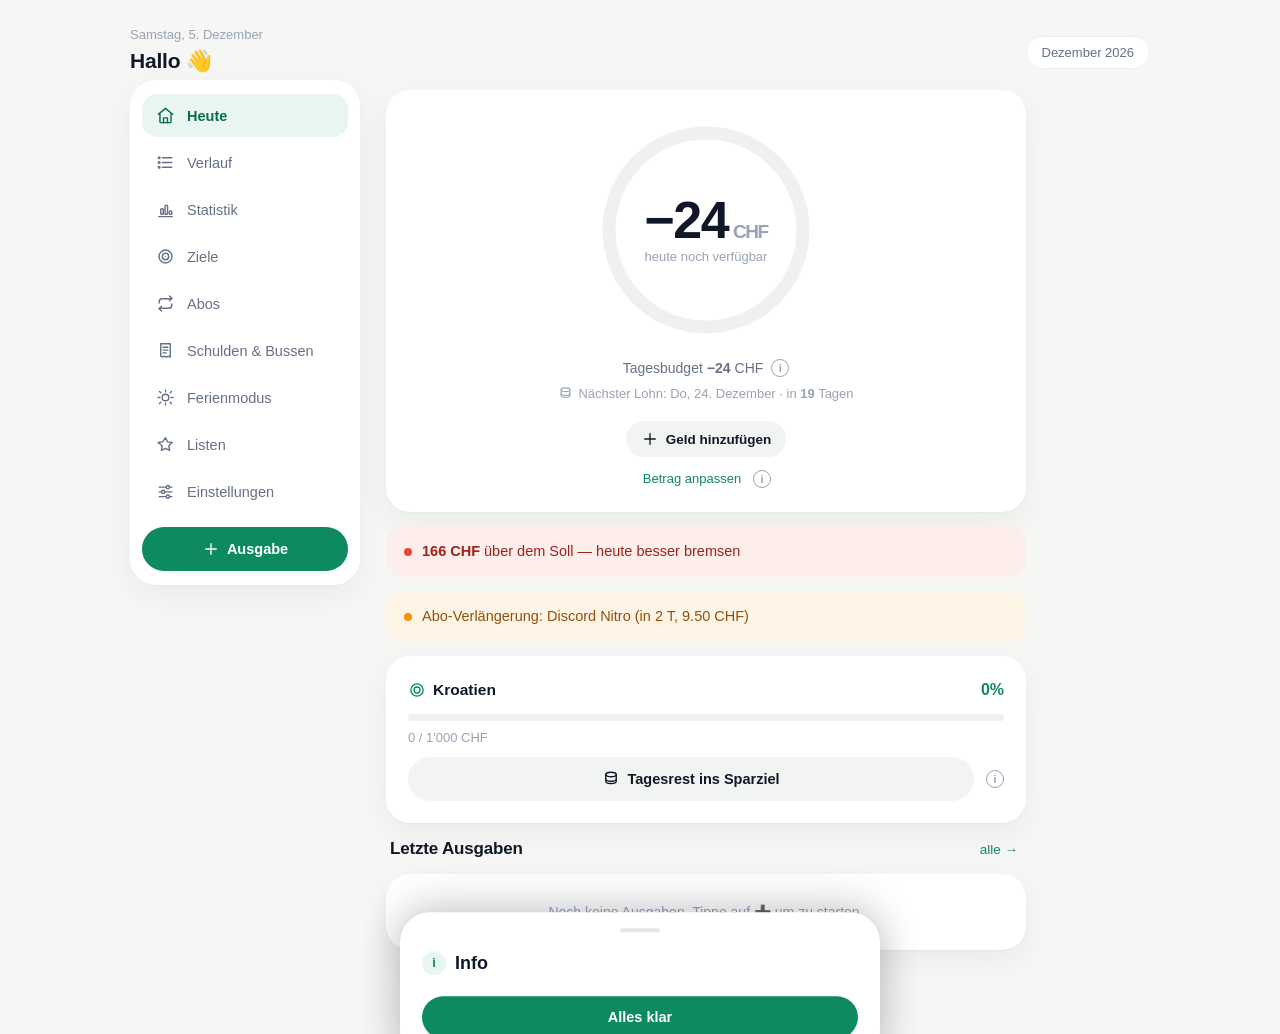
<file: index.html>
<!DOCTYPE html>
<!--
  index.html  ·  Das Grundgeruest vom Money Manager
  ------------------------------------------------------------------
  Diese Datei ist die einzige HTML-Seite der App. Sie enthaelt:
    - im <head>: alle PWA-Einstellungen (Icon, Farbe, Manifest, iPhone)
    - im <body>: das Geruest aller Ansichten ("Views") und die Navigation
  Inhalte (Zahlen, Listen) werden von js/ui.js zur Laufzeit eingefuellt.

  Design-Leitidee (v4): viel Luft, eine Botschaft pro Karte, Erklaerungen
  stecken hinter kleinen Info-Knoepfen (data-info -> Info-Sheet unten).

  Reihenfolge der Skripte am Ende ist wichtig:
    defaults -> icons -> storage -> budget -> charts -> sync -> ui -> app
-->
<html lang="de-CH">
<head>
  <meta charset="UTF-8">
  <meta name="viewport" content="width=device-width, initial-scale=1, viewport-fit=cover">
  <title>Money Manager – dein Budget im Griff</title>
  <meta name="description" content="Persoenliche Budget-App: Tagesbudget, Sparziele, Abos und Statistiken. Laeuft offline auf deinem Geraet.">

  <!-- PWA / Homescreen -->
  <meta name="theme-color" content="#f6f6f4">
  <link rel="manifest" href="manifest.json">
  <link rel="icon" href="assets/favicon.svg" type="image/svg+xml">
  <link rel="apple-touch-icon" href="assets/apple-touch-icon.png">
  <meta name="apple-mobile-web-app-capable" content="yes">
  <meta name="mobile-web-app-capable" content="yes">
  <meta name="apple-mobile-web-app-status-bar-style" content="default">
  <meta name="apple-mobile-web-app-title" content="Money Manager">

  <link rel="stylesheet" href="css/styles.css?v=6">
</head>
<body>

<!-- ====================== KOPFZEILE ====================== -->
<header class="topbar">
  <div class="hello">
    <small id="top-date">Heute</small>
    <strong>Hallo 👋</strong>
  </div>
  <div class="topbar-right">
    <span class="month-pill" id="top-month">Monat</span>
  </div>
</header>

<!-- ====================== HAUPTBEREICH ====================== -->
<!-- Die Sidebar erscheint nur auf grossen Bildschirmen (Desktop). -->
<div class="layout">

  <!-- Seitennavigation (Desktop) -->
  <nav class="sidebar" aria-label="Hauptnavigation">
    <button class="side-link is-active" data-view="heute"><span class="ico" data-icon="home"></span><span>Heute</span></button>
    <button class="side-link" data-view="verlauf"><span class="ico" data-icon="list"></span><span>Verlauf</span></button>
    <button class="side-link" data-view="statistik"><span class="ico" data-icon="chart"></span><span>Statistik</span></button>
    <button class="side-link" data-view="ziele"><span class="ico" data-icon="target"></span><span>Ziele</span></button>
    <button class="side-link" data-view="abos"><span class="ico" data-icon="repeat"></span><span>Abos</span></button>
    <button class="side-link" data-view="schulden"><span class="ico" data-icon="receipt"></span><span>Schulden &amp; Bussen</span></button>
    <button class="side-link" data-view="ferien"><span class="ico" data-icon="sun"></span><span>Ferienmodus</span></button>
    <button class="side-link" data-view="listen"><span class="ico" data-icon="star"></span><span>Listen</span></button>
    <button class="side-link" data-view="einstellungen"><span class="ico" data-icon="settings"></span><span>Einstellungen</span></button>
    <button class="side-add" id="btn-add-desktop"><span class="ic-pre" data-icon="plus"></span>Ausgabe</button>
  </nav>

  <!-- Inhaltsbereich: alle Views liegen hier, nur eine ist sichtbar -->
  <main class="content" id="content">

    <!-- ---------- HEUTE (Dashboard) ---------- -->
    <section class="view is-active" id="view-heute">

      <!-- Hero: grosse Zahl im Fortschrittsring -->
      <div class="card hero" id="hero-card">
        <div class="ring">
          <svg width="216" height="216" viewBox="0 0 216 216" aria-hidden="true">
            <circle class="ring-bg" cx="108" cy="108" r="97"/>
            <circle class="ring-fill" id="hd-ring" cx="108" cy="108" r="97"
                    stroke-dasharray="609.5" stroke-dashoffset="0"/>
          </svg>
          <div class="ring-num">
            <strong><span id="hd-heute">0</span><small>CHF</small></strong>
            <span>heute noch verfügbar</span>
          </div>
        </div>
        <div class="hero-sub">Tagesbudget <b id="hd-tagesbudget">0</b> CHF <button class="info-btn" data-info="tagesbudget" aria-label="Was ist das Tagesbudget?">i</button></div>
        <div class="hero-payday" id="hd-payday"></div>
        <button class="btn btn-ghost btn-sm hero-income" id="btn-income"><span class="ic-pre" data-icon="plus"></span>Geld hinzufügen</button>
        <div class="hero-adjust-row">
          <button class="link-btn" id="btn-adjust">Betrag anpassen</button>
          <button class="info-btn" data-info="anpassen" aria-label="Was macht das?">i</button>
        </div>
      </div>

      <!-- Status in einer Zeile (Tempo) -->
      <div class="status" id="pace-card">
        <span class="status-dot"></span>
        <span id="hd-pace">Wird berechnet …</span>
      </div>

      <!-- Abo-Erinnerung (nur sichtbar wenn bald eine Verlaengerung ansteht) -->
      <div class="status warn hidden" id="aboalert-card">
        <span class="status-dot"></span>
        <span id="hd-aboalert"></span>
      </div>

      <!-- Backup-Erinnerung (sichtbar, wenn Daten da sind und lange kein Backup) -->
      <div class="card backup-alert hidden" id="backup-card">
        <div class="alert-title">Sichere deine Daten <button class="info-btn" data-info="backup" aria-label="Warum sichern?">i</button></div>
        <div class="alert-text" id="hd-backuptext"></div>
        <div class="backup-actions">
          <button class="btn btn-accent btn-sm" data-act="backup-now"><span class="ic-pre" data-icon="download"></span>Jetzt sichern</button>
          <button class="btn btn-ghost btn-sm" data-act="backup-later">Später</button>
        </div>
      </div>

      <!-- Hauptsparziel (kompakt) -->
      <div class="card goal-mini" id="goal-mini-card">
        <div class="row-between">
          <div class="goal-mini-name" id="hd-zielname">Sparziel</div>
          <div class="goal-mini-pct" id="hd-zielpct">0%</div>
        </div>
        <div class="progress"><div class="progress-fill" id="hd-zielbar"></div></div>
        <div class="goal-mini-text muted" id="hd-zieltext">0 / 0 CHF</div>
        <div class="tagesrest-row">
          <button class="btn btn-ghost btn-block" id="btn-tagesrest"><span class="ic-pre" data-icon="coins"></span>Tagesrest ins Sparziel</button>
          <button class="info-btn" data-info="tagesrest" aria-label="Was macht das?">i</button>
        </div>
      </div>

      <!-- letzte Ausgaben -->
      <div class="section-head">
        <h2>Letzte Ausgaben</h2>
        <button class="link-btn" data-view="verlauf">alle →</button>
      </div>
      <div class="card card--list">
        <div id="hd-letzte" class="entry-list compact"></div>
      </div>
    </section>

    <!-- ---------- VERLAUF (mit Statistik-Umschalter) ---------- -->
    <section class="view" id="view-verlauf">
      <h1 class="view-title">Verlauf</h1>
      <div class="seg">
        <button class="seg-btn is-active" data-view="verlauf">Liste</button>
        <button class="seg-btn" data-view="statistik">Statistik</button>
      </div>
      <div class="filter-row" id="vl-filter"></div>
      <div id="vl-liste" class="entry-list"></div>
    </section>

    <!-- ---------- STATISTIK (zweiter Schalter im Verlauf) ---------- -->
    <section class="view" id="view-statistik">
      <h1 class="view-title">Verlauf</h1>
      <div class="seg">
        <button class="seg-btn" data-view="verlauf">Liste</button>
        <button class="seg-btn is-active" data-view="statistik">Statistik</button>
      </div>

      <!-- Kalender: jeder Tag eingefaerbt je nach Ausgaben -->
      <div class="card">
        <div class="section-head"><h2>Kalender <button class="info-btn" data-info="kalender" aria-label="Was zeigen die Farben?">i</button></h2></div>
        <div id="st-calendar"></div>
      </div>

      <div class="stat-grid">
        <div class="card">
          <div class="section-head"><h2>Monatsverlauf <button class="info-btn" data-info="monatsverlauf" aria-label="Was zeigt die Grafik?">i</button></h2></div>
          <div class="chart-wrap" id="st-line"></div>
          <div class="chart-legend">
            <span><i class="dot" style="background:var(--warn)"></i> Soll</span>
            <span><i class="dot" style="background:var(--accent)"></i> Tatsächlich</span>
          </div>
        </div>

        <div class="card">
          <div class="section-head"><h2>Nach Kategorie</h2></div>
          <div class="chart-wrap" id="st-donut"></div>
          <div class="chart-legend col" id="st-legende"></div>
        </div>
      </div>

      <div class="mini-grid">
        <div class="card mini streak"><div class="mini-label"><span class="ic-pre" data-icon="flame"></span>Streak <button class="info-btn" data-info="streak" aria-label="Was ist die Streak?">i</button></div><div class="mini-val"><span id="st-streak">0</span> Tage</div></div>
        <div class="card mini"><div class="mini-label">Ø pro Tag</div><div class="mini-val"><span id="st-avgday">0</span> CHF</div></div>
      </div>
      <div class="mini-grid">
        <div class="card mini"><div class="mini-label">Ø pro Woche</div><div class="mini-val"><span id="st-avgweek">0</span> CHF</div></div>
        <div class="card mini" id="hoch-card"><div class="mini-label">Hochrechnung <button class="info-btn" data-info="hochrechnung" aria-label="Was ist die Hochrechnung?">i</button></div><div class="mini-val"><span id="st-hoch">0</span> CHF</div><div class="mini-foot" id="st-hoch-foot"></div></div>
      </div>
      <div class="mini-grid">
        <div class="card mini"><div class="mini-label">Seit dem letzten Lohn</div><div class="mini-val"><span id="hd-monat">0</span> CHF</div></div>
        <div class="card mini"><div class="mini-label">Noch frei bis zum Lohn</div><div class="mini-val"><span id="hd-rest">0</span> CHF</div></div>
      </div>
      <div class="card" id="vormonat-card">
        <div class="mini-label">Vergleich zum Vormonat</div>
        <div class="mini-val sm" id="st-vormonat">—</div>
      </div>
      <div class="mini-grid">
        <div class="card mini"><div class="mini-label">Schulden gesamt</div><div class="mini-val"><span id="st-schulden">0</span> CHF</div></div>
        <div class="card mini"><div class="mini-label">Diesen Monat abbezahlt</div><div class="mini-val"><span id="st-schulden-monat">0</span> CHF</div></div>
      </div>
    </section>

    <!-- ---------- ZIELE ---------- -->
    <section class="view" id="view-ziele">
      <div class="row-between">
        <h1 class="view-title">Ziele <button class="info-btn" data-info="ziele" aria-label="Wie funktionieren Ziele?">i</button></h1>
        <button class="pill-btn" id="btn-add-ziel">＋ Neu</button>
      </div>
      <div id="zl-liste"></div>
    </section>

    <!-- ---------- ABOS ---------- -->
    <section class="view" id="view-abos">
      <div class="row-between">
        <h1 class="view-title">Abos <button class="info-btn" data-info="abos" aria-label="Was ist der Abo-Radar?">i</button></h1>
        <button class="pill-btn" id="btn-add-abo">＋ Neu</button>
      </div>
      <div class="card abo-total">
        <div class="mini-label">Abos pro Monat (aktiv)</div>
        <div class="mini-val"><span id="ab-total">0</span> CHF</div>
        <div class="mini-foot" id="ab-sub"></div>
      </div>
      <div class="card card--list" id="ab-liste"></div>
    </section>

    <!-- ---------- SCHULDEN / SONDERAUSGABEN / BUSSEN ---------- -->
    <section class="view" id="view-schulden">
      <div class="row-between">
        <h1 class="view-title">Schulden <button class="info-btn" data-info="schulden" aria-label="Wie funktioniert dieser Bereich?">i</button></h1>
        <div class="head-actions">
          <button class="pill-btn ghost" id="btn-add-busse">＋ Busse</button>
          <button class="pill-btn" id="btn-add-debt">＋ Posten</button>
        </div>
      </div>

      <div class="card abo-total">
        <div class="mini-label">Offen gesamt</div>
        <div class="mini-val"><span id="sc-total">0</span> CHF</div>
        <div class="mini-foot" id="sc-sub"></div>
      </div>

      <div id="sc-liste"></div>

      <div id="sc-archiv-wrap" class="hidden">
        <button class="archiv-head" id="sc-archiv-toggle">
          <span class="chev" data-icon="chevron"></span>
          <span>Erledigt (<span id="sc-archiv-count">0</span>)</span>
        </button>
        <div id="sc-archiv" class="hidden"></div>
      </div>
    </section>

    <!-- ---------- FERIENMODUS ---------- -->
    <section class="view" id="view-ferien">
      <h1 class="view-title">Ferienmodus <button class="info-btn" data-info="ferien" aria-label="Was ist der Ferienmodus?">i</button></h1>
      <div id="fe-body"></div>
    </section>

    <!-- ---------- LISTEN / WUNSCHLISTE ---------- -->
    <section class="view" id="view-listen">
      <div class="row-between">
        <h1 class="view-title">Listen <button class="info-btn" data-info="listen" aria-label="Wofür sind Listen?">i</button></h1>
        <button class="pill-btn" id="btn-add-list">＋ Neu</button>
      </div>
      <div id="ls-liste"></div>
    </section>

    <!-- ---------- MEHR (Hub, nur mobil) ---------- -->
    <section class="view" id="view-mehr">
      <h1 class="view-title">Mehr</h1>
      <div class="more-list">
        <button class="more-row" data-view="abos"><span class="ico" data-icon="repeat"></span><span class="more-label">Abos</span><span class="more-chev" data-icon="chevronR"></span></button>
        <button class="more-row" data-view="schulden"><span class="ico" data-icon="receipt"></span><span class="more-label">Schulden &amp; Bussen</span><span class="more-chev" data-icon="chevronR"></span></button>
        <button class="more-row" data-view="ferien"><span class="ico" data-icon="sun"></span><span class="more-label">Ferienmodus</span><span class="more-chev" data-icon="chevronR"></span></button>
        <button class="more-row" data-view="listen"><span class="ico" data-icon="star"></span><span class="more-label">Listen</span><span class="more-chev" data-icon="chevronR"></span></button>
        <button class="more-row" data-view="einstellungen"><span class="ico" data-icon="settings"></span><span class="more-label">Einstellungen</span><span class="more-chev" data-icon="chevronR"></span></button>
      </div>
    </section>

    <!-- ---------- EINSTELLUNGEN ---------- -->
    <section class="view" id="view-einstellungen">
      <h1 class="view-title">Einstellungen</h1>

      <div class="group-label">GELD</div>
      <div class="card set-group">
        <label class="set-row" for="se-lohn"><span class="lbl">Monatslohn netto</span><span class="set-input"><input type="number" id="se-lohn" inputmode="decimal" min="0" step="50"><i>CHF</i></span></label>
        <label class="set-row" for="se-fixkosten"><span class="lbl">Fixkosten pro Monat <button class="info-btn" data-info="fixkosten" aria-label="Was sind Fixkosten?">i</button></span><span class="set-input"><input type="number" id="se-fixkosten" inputmode="decimal" min="0" step="10"><i>CHF</i></span></label>
        <label class="set-row" for="se-alltag"><span class="lbl">Festes Monatsbudget <button class="info-btn" data-info="monatsbudget" aria-label="Was ist das feste Monatsbudget?">i</button></span><span class="set-input"><input type="number" id="se-alltag" inputmode="decimal" min="0" step="10" placeholder="Auto"><i>CHF</i></span></label>
        <label class="set-row"><span class="lbl">Abos zu Fixkosten zählen <button class="info-btn" data-info="abosfix" aria-label="Wann einschalten?">i</button></span>
          <input type="checkbox" id="se-aboswitch" class="switch"></label>
      </div>

      <div class="group-label">SPAREN &amp; SCHULDEN</div>
      <div class="card set-group">
        <label class="set-row"><span class="lbl">Schulden-Rate abziehen <button class="info-btn" data-info="schuldenrate" aria-label="Was macht die Schulden-Rate?">i</button></span>
          <input type="checkbox" id="se-schuldenswitch" class="switch"></label>
        <label class="set-row" for="se-schuldenrate" id="se-schuldenrate-wrap"><span class="lbl">Monatliche Rate</span><span class="set-input"><input type="number" id="se-schuldenrate" inputmode="decimal" min="0" step="10"><i>CHF</i></span></label>
      </div>

      <div class="group-label">KATEGORIEN</div>
      <div class="card set-group">
        <div id="se-kategorien" class="cat-edit-list"></div>
        <div class="add-inline">
          <input type="text" id="se-newcat" placeholder="Neue Kategorie …" maxlength="20">
          <button class="pill-btn" id="se-addcat">＋</button>
        </div>
      </div>

      <div class="group-label">SYNCHRONISATION</div>
      <div class="card set-group">
        <label class="set-row"><span class="lbl">Mit GitHub synchronisieren <button class="info-btn" data-info="sync" aria-label="Wie funktioniert der Sync?">i</button></span>
          <input type="checkbox" id="sy-switch" class="switch"></label>
        <div id="sy-setup" class="sy-setup hidden">
          <label class="field"><span>GitHub-Token <button class="info-btn" data-info="synctoken" aria-label="Woher bekomme ich das Token?">i</button></span>
            <input type="password" id="sy-token" autocomplete="off" placeholder="github_pat_…"></label>
          <label class="field"><span>Daten-Repository</span>
            <input type="text" id="sy-repo" placeholder="money-manager-data"></label>
          <button class="btn btn-accent btn-block" id="sy-connect">Verbinden</button>
        </div>
        <div class="set-row hidden" id="sy-status-row"><span class="lbl">Status</span><span class="set-val" id="sy-status">—</span></div>
        <button class="btn btn-ghost btn-block hidden" id="sy-now"><span class="ic-pre" data-icon="refresh"></span>Jetzt synchronisieren</button>
      </div>

      <div class="group-label">DATEN</div>
      <div class="card set-group">
        <div class="set-row"><span class="lbl">Letztes Backup</span><span class="set-val" id="se-backupinfo">—</span></div>
        <button class="btn btn-ghost btn-block" id="se-export"><span class="ic-pre" data-icon="download"></span>Backup exportieren</button>
        <label class="btn btn-ghost btn-block" for="se-importfile"><span class="ic-pre" data-icon="upload"></span>Backup importieren</label>
        <input type="file" id="se-importfile" accept="application/json,.json" hidden>
        <button class="btn btn-danger btn-block" id="se-reset"><span class="ic-pre" data-icon="trash"></span>Alle Daten zurücksetzen</button>
      </div>

      <div class="card about">
        <img src="assets/logo.svg" alt="" width="40" height="40">
        <div><strong>Money Manager</strong> · Version <span id="se-version">4.0</span><br><span class="muted">Manoa Verner · 2026 · läuft offline</span></div>
      </div>
    </section>

  </main>
</div>

<!-- ====================== SCHWEBENDER + KNOPF (mobil, in der Nav-Mitte) ====================== -->
<button class="fab" id="fab-add" data-icon="plus" aria-label="Ausgabe erfassen"></button>

<!-- ====================== UNTERE NAVIGATION (mobil) ====================== -->
<nav class="bottomnav" aria-label="Hauptnavigation">
  <button class="tab is-active" data-view="heute"><span class="ico" data-icon="home"></span><span class="lbl">Heute</span></button>
  <button class="tab" data-view="verlauf"><span class="ico" data-icon="list"></span><span class="lbl">Verlauf</span></button>
  <span class="tab-spacer" aria-hidden="true"></span>
  <button class="tab" data-view="ziele"><span class="ico" data-icon="target"></span><span class="lbl">Ziele</span></button>
  <button class="tab" data-view="mehr"><span class="ico" data-icon="grid"></span><span class="lbl">Mehr</span></button>
</nav>

<!-- ====================== AUSGABE ERFASSEN (Bottom Sheet) ====================== -->
<div class="sheet-backdrop" id="sheet-backdrop"></div>
<div class="sheet" id="sheet-erfassen" role="dialog" aria-modal="true" aria-label="Ausgabe erfassen">
  <div class="sheet-handle"></div>
  <h2 class="sheet-title" id="sheet-title">Ausgabe erfassen</h2>
  <div class="amount-input">
    <input type="number" id="er-betrag" inputmode="decimal" placeholder="0" min="0" step="0.05" autocomplete="off">
    <span class="amount-cur">CHF</span>
  </div>
  <div class="cat-chips" id="er-kategorien"></div>
  <input type="text" id="er-notiz" class="note-input" placeholder="Notiz (optional)" maxlength="60">
  <div class="sheet-actions">
    <button class="btn btn-ghost" id="er-cancel">Abbrechen</button>
    <button class="btn btn-accent" id="er-save">Speichern</button>
  </div>
</div>

<!-- ====================== INFO-SHEET (Erklaerungen auf Abruf) ====================== -->
<div class="sheet-backdrop" id="info-backdrop"></div>
<div class="sheet info-sheet" id="info-sheet" role="dialog" aria-modal="true" aria-label="Erklärung">
  <div class="sheet-handle"></div>
  <h2 class="info-title"><span class="info-badge">i</span><span id="info-title-text">Info</span></h2>
  <p class="info-text" id="info-text"></p>
  <button class="btn btn-accent btn-block" id="info-close">Alles klar</button>
</div>

<!-- ====================== GENERISCHES MODAL (Ziele/Abos/Einzahlung) ====================== -->
<div class="modal-backdrop" id="modal-backdrop"></div>
<div class="modal" id="modal" role="dialog" aria-modal="true">
  <h2 class="modal-title" id="modal-title">Titel</h2>
  <div class="modal-body" id="modal-body"></div>
  <div class="modal-actions" id="modal-actions"></div>
</div>

<!-- ====================== BESTAETIGUNGS-TOAST ====================== -->
<div class="toast" id="toast"><span class="toast-check" data-icon="tick"></span><span id="toast-text">Gespeichert</span></div>

<!-- ====================== "NEUE VERSION"-BANNER ====================== -->
<div class="update-bar" id="update-bar">
  <span class="update-ico" data-icon="refresh"></span>
  <span class="update-txt">Neue Version verfügbar</span>
  <button class="btn btn-accent btn-sm" id="update-btn">Aktualisieren</button>
</div>

<!-- ====================== SKRIPTE ====================== -->
<script src="js/defaults.js?v=1"></script>
<script src="js/icons.js?v=1"></script>
<script src="js/storage.js?v=1"></script>
<script src="js/budget.js?v=1"></script>
<script src="js/charts.js?v=1"></script>
<script src="js/sync.js?v=1"></script>
<script src="js/ui.js?v=1"></script>
<script src="js/app.js?v=1"></script>
</body>
</html>
</file>
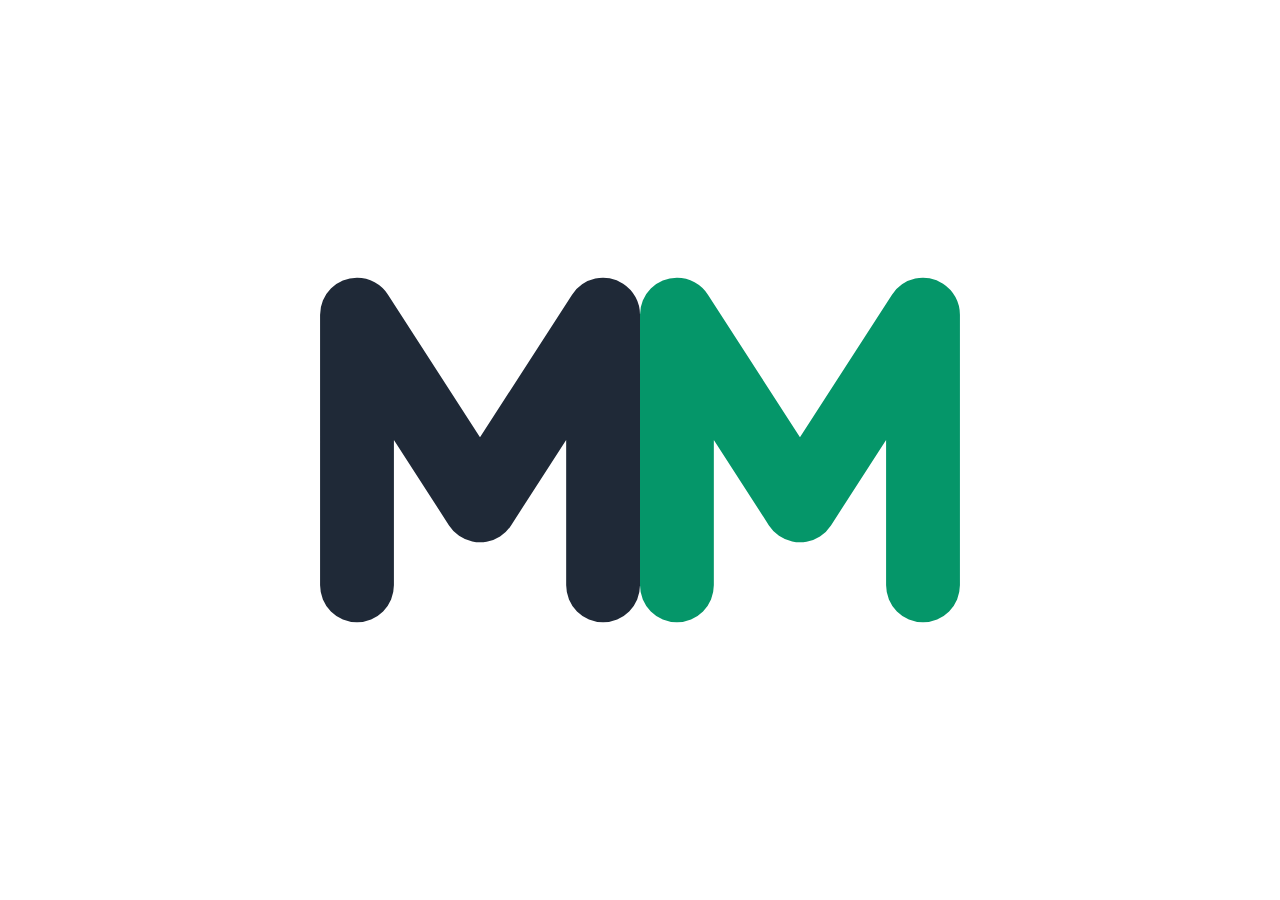
<file: assets/_icon.html>
<!doctype html><html><head><meta charset="utf-8">
<!-- Hilfsseite NUR zum Erzeugen der PNG-App-Icons (iOS-Stil): das
     Marken-"MM" (Money Manager) auf weissem, abgerundetem Quadrat.
     ?bleed=1 -> randlos (fuer maskable / apple-touch). Sonst abgerundet. -->
<style>
  html,body{margin:0;padding:0;width:100%;height:100%}
  svg{display:block;width:100%;height:100%}
</style></head>
<body>
  <svg id="ic" viewBox="0 0 512 512" xmlns="http://www.w3.org/2000/svg" fill="none">
    <rect id="bg" width="512" height="512" rx="112" fill="#ffffff"/>
    <g id="mark" transform="translate(25,32) scale(7)">
      <polyline points="10 43 10 21 20 36.5 30 21 30 43"
                stroke="#1f2937" stroke-width="6" fill="none"
                stroke-linecap="round" stroke-linejoin="round"/>
      <polyline points="36 43 36 21 46 36.5 56 21 56 43"
                stroke="#059669" stroke-width="6" fill="none"
                stroke-linecap="round" stroke-linejoin="round"/>
    </g>
  </svg>
<script>
  if (new URLSearchParams(location.search).get('bleed')) {
    document.getElementById('bg').setAttribute('rx','0');
    document.getElementById('mark').setAttribute('transform','translate(38,45) scale(6.6)');
  }
</script>
</body></html>
</file>
<file: css/styles.css>
/* =====================================================================
   styles.css  ·  Das komplette Aussehen vom Money Manager (Design v4)
   =====================================================================
   Leitidee: viel Luft, eine Botschaft pro Karte, ruhige Farben.
     - warmer, heller Hintergrund; weisse, randlose Karten mit weichem Schatten
     - EIN ruhiges Grün als Akzent; Farbe nur, wo sie etwas bedeutet
     - Erklärungen stecken hinter kleinen ⓘ-Knöpfen (Info-Sheet)
     - 4 Tabs unten + grüner ＋-Knopf in der Mitte
   Aufbau: 1) Grundlagen  2) Kopf & Navigation  3) Karten & Bausteine
           4) einzelne Bildschirme  5) Sheets/Modal/Toast  6) Desktop
   ===================================================================== */

/* ============ 1) GRUNDLAGEN ============ */
:root {
  --bg: #F6F6F4;            /* warmer App-Hintergrund */
  --card: #FFFFFF;
  --ink: #101828;           /* fast schwarz */
  --ink-2: #667085;         /* sekundaerer Text */
  --ink-3: #98A2B3;         /* leiser Text */
  --line: #EDEEEC;          /* feine Trennlinien */
  --accent: #0E8A5F;        /* DAS Grün der App */
  --accent-dark: #0B6B4A;
  --accent-tint: #E9F5EF;   /* sehr helles Grün fuer Flaechen */
  --good: #12B76A;
  --warn: #F79009;
  --warn-tint: #FEF4E6;
  --bad: #F04438;
  --bad-tint: #FDEDEB;
  --gold: #D97706;
  --green: var(--accent);
  --red: var(--bad);
  --yellow: var(--warn);
  --radius: 24px;
  --shadow: 0 1px 2px rgba(16,24,40,.03), 0 10px 30px rgba(16,24,40,.05);
  --nav-h: 86px;
}

* { margin: 0; padding: 0; box-sizing: border-box; }
html { -webkit-text-size-adjust: 100%; }
body {
  font-family: -apple-system, BlinkMacSystemFont, "SF Pro Text", "Segoe UI", Roboto, sans-serif;
  background: var(--bg);
  color: var(--ink);
  font-size: 16px;
  line-height: 1.45;
  padding-bottom: calc(var(--nav-h) + env(safe-area-inset-bottom));
  -webkit-tap-highlight-color: transparent;
}

.hidden { display: none !important; }
.muted { color: var(--ink-2); }
.cap { color: var(--ink-3); font-size: 12.5px; }
.row-between { display: flex; align-items: center; justify-content: space-between; gap: 10px; }
.head-actions { display: flex; gap: 8px; }

/* Icons (Inline-SVG aus js/icons.js) */
.ic { width: 21px; height: 21px; flex: none; }
.ic-pre { display: inline-flex; vertical-align: -4px; margin-right: 7px; }
.ic-pre .ic, .ic.ic-pre { width: 18px; height: 18px; }
.ic-sm, .ic-sm .ic { width: 14px; height: 14px; vertical-align: -2px; }

/* ============ 2) KOPF & NAVIGATION ============ */
.topbar {
  display: flex; align-items: center; justify-content: space-between;
  padding: 22px 22px 6px;
  max-width: 1080px; margin: 0 auto;
}
.hello small { display: block; color: var(--ink-3); font-size: 13px; margin-bottom: 1px; }
.hello strong { font-size: 21px; letter-spacing: -0.01em; }
.month-pill {
  background: var(--card); border: 1px solid var(--line); border-radius: 999px;
  padding: 8px 15px; font-size: 13px; color: var(--ink-2); font-weight: 500;
}

/* untere Navigation (mobil): 4 Tabs + Platz fuer den ＋ in der Mitte */
.bottomnav {
  position: fixed; left: 0; right: 0; bottom: 0; z-index: 40;
  background: rgba(255,255,255,.94);
  -webkit-backdrop-filter: blur(14px); backdrop-filter: blur(14px);
  border-top: 1px solid var(--line);
  display: flex; align-items: stretch; justify-content: space-around;
  padding: 10px 8px calc(10px + env(safe-area-inset-bottom));
}
.tab {
  background: none; border: none; cursor: pointer;
  display: flex; flex-direction: column; align-items: center; gap: 4px;
  color: var(--ink-3); font-size: 11px; font-family: inherit;
  width: 68px; padding: 2px 0;
  transition: color .15s;
}
.tab .ic { width: 23px; height: 23px; }
.tab.is-active { color: var(--accent); font-weight: 600; }
.tab-spacer { width: 76px; flex: none; }

/* der runde ＋-Knopf sitzt mittig UEBER der Navigation */
.fab {
  position: fixed; left: 50%; transform: translateX(-50%);
  bottom: calc(30px + env(safe-area-inset-bottom));
  z-index: 41;
  width: 60px; height: 60px; border-radius: 50%;
  background: var(--accent); color: #fff; border: 4px solid var(--bg);
  box-shadow: 0 10px 22px rgba(14,138,95,.35);
  cursor: pointer;
  display: flex; align-items: center; justify-content: center;
  transition: transform .12s, background .15s;
}
.fab .ic { width: 26px; height: 26px; }
.fab:active { transform: translateX(-50%) scale(.92); }
body.no-fab .fab { display: none; }

/* Desktop-Sidebar: erst ab breiten Bildschirmen sichtbar (Punkt 6) */
.sidebar { display: none; }

/* ============ 3) KARTEN & BAUSTEINE ============ */
.layout { max-width: 1080px; margin: 0 auto; }
.content { padding: 10px 18px 30px; }
.view { display: none; animation: viewIn .22s ease; }
.view.is-active { display: block; }
@keyframes viewIn { from { opacity: 0; transform: translateY(6px); } to { opacity: 1; transform: none; } }

.view-title {
  font-size: 30px; letter-spacing: -0.02em; margin: 14px 4px 20px;
  display: flex; align-items: center; gap: 8px;
}

.card {
  background: var(--card); border-radius: var(--radius);
  box-shadow: var(--shadow);
  padding: 22px;
  margin-bottom: 14px;
}
.card--list { padding: 6px 20px; }

.section-head {
  display: flex; align-items: baseline; justify-content: space-between;
  margin: 6px 4px 12px;
}
.section-head h2 { font-size: 17px; letter-spacing: -0.01em; display: inline-flex; align-items: center; gap: 6px; }
.card .section-head { margin: 0 0 14px; }

.group-label {
  font-size: 12px; font-weight: 700; letter-spacing: .06em;
  color: var(--ink-3); margin: 22px 6px 8px;
}

.link-btn {
  background: none; border: none; color: var(--accent); font-size: 13.5px;
  font-weight: 500; cursor: pointer; font-family: inherit; padding: 4px;
}
.link-btn .ic { width: 16px; height: 16px; vertical-align: -3px; }

/* Knoepfe */
.btn {
  border: none; border-radius: 999px; padding: 13px 20px;
  font-size: 14.5px; font-weight: 600; cursor: pointer; font-family: inherit;
  display: inline-flex; align-items: center; justify-content: center;
  transition: transform .1s, opacity .15s;
}
.btn:active { transform: scale(.97); }
.btn-accent { background: var(--accent); color: #fff; }
.btn-ghost { background: #F2F4F1; color: var(--ink); }
.btn-danger { background: var(--bad-tint); color: var(--bad); }
.btn-sm { padding: 9px 15px; font-size: 13.5px; }
.btn-block { display: flex; width: 100%; margin-top: 10px; }

.pill-btn {
  background: var(--accent-tint); color: var(--accent-dark); border: none;
  border-radius: 999px; padding: 9px 15px; font-size: 13.5px; font-weight: 600;
  cursor: pointer; font-family: inherit; white-space: nowrap;
}
.pill-btn.ghost { background: #F2F4F1; color: var(--ink-2); }

.icon-btn {
  background: var(--card); border: 1px solid var(--line); border-radius: 14px;
  width: 42px; height: 42px; cursor: pointer; color: var(--ink);
  display: inline-flex; align-items: center; justify-content: center;
}

/* kleiner ⓘ-Knopf: oeffnet das Info-Sheet mit einer Erklaerung */
.info-btn {
  display: inline-flex; align-items: center; justify-content: center;
  width: 18px; height: 18px; border-radius: 50%; flex: none;
  border: 1.4px solid var(--ink-3); background: none; color: var(--ink-3);
  font-size: 11px; font-weight: 700; font-family: inherit; font-style: normal;
  cursor: pointer; vertical-align: 1px; margin-left: 4px; padding: 0;
}

/* Fortschrittsbalken */
.progress { height: 7px; background: #EFF1EE; border-radius: 99px; overflow: hidden; margin: 12px 0 8px; }
.progress-fill { display: block; height: 100%; border-radius: 99px; background: var(--accent); transition: width .4s ease; width: 0; }

/* Schalter (Checkbox als iOS-Toggle) */
.switch {
  appearance: none; -webkit-appearance: none;
  width: 46px; height: 28px; border-radius: 99px; background: #E4E6E2;
  position: relative; cursor: pointer; flex: none; transition: background .15s;
}
.switch::after {
  content: ''; position: absolute; top: 3px; left: 3px;
  width: 22px; height: 22px; border-radius: 50%; background: #fff;
  box-shadow: 0 1px 3px rgba(0,0,0,.2); transition: left .15s;
}
.switch:checked { background: var(--accent); }
.switch:checked::after { left: 21px; }

/* Eingabefelder (in Modals & Formularen) */
.field { display: block; margin-bottom: 14px; }
.field > span { display: flex; align-items: center; gap: 4px; font-size: 13.5px; color: var(--ink-2); margin-bottom: 6px; font-weight: 500; }
.field input, .field select {
  width: 100%; border: 1px solid var(--line); border-radius: 14px;
  background: #FAFAF8; padding: 13px 14px; font-size: 16px; font-family: inherit;
  color: var(--ink); outline: none;
}
.field input:focus, .field select:focus { border-color: var(--accent); background: #fff; }
.field input[type="date"] { min-width: 0; -webkit-appearance: none; appearance: none; }
.fe-row2 .field { min-width: 0; }
.field small.cap { margin-top: 5px; display: block; font-weight: 400; }
.switch-row {
  display: flex; align-items: center; justify-content: space-between; gap: 14px;
  padding: 10px 0; font-size: 14.5px;
}
.switch-row > span { flex: 1; }
.switch-row small { display: block; color: var(--ink-3); font-size: 12.5px; margin-top: 2px; }
.rate-hint { color: var(--accent-dark); font-size: 13px; margin: -6px 0 10px; }
.add-inline { display: flex; gap: 8px; margin-top: 12px; }
.add-inline input {
  flex: 1; min-width: 0; border: 1px solid var(--line); border-radius: 14px;
  background: #FAFAF8; padding: 11px 13px; font-size: 15px; font-family: inherit; outline: none;
}

/* leere Zustaende */
.empty-hint { color: var(--ink-3); font-size: 14px; text-align: center; padding: 22px 10px; }

/* Skeleton (Lade-Platzhalter) */
.skeleton { background: linear-gradient(90deg, #F0F1EE 25%, #E7E8E5 50%, #F0F1EE 75%); background-size: 200% 100%; animation: shimmer 1.1s infinite; border-radius: 12px; }
@keyframes shimmer { to { background-position: -200% 0; } }

/* ============ 4) BILDSCHIRME ============ */

/* ---- HEUTE: Hero mit Fortschrittsring ---- */
.hero { display: flex; flex-direction: column; align-items: center; padding: 32px 22px 24px; }
.ring { position: relative; width: 216px; height: 216px; }
.ring svg { transform: rotate(-90deg); display: block; }
.ring-bg { fill: none; stroke: #EFF1EE; stroke-width: 13; }
.ring-fill {
  fill: none; stroke: var(--accent); stroke-width: 13; stroke-linecap: round;
  transition: stroke-dashoffset .6s ease, stroke .3s;
}
.hero.ampel-gelb .ring-fill { stroke: var(--warn); }
.hero.ampel-rot .ring-fill { stroke: var(--bad); }
.ring-num {
  position: absolute; inset: 0; display: flex; flex-direction: column;
  align-items: center; justify-content: center; gap: 2px;
}
.ring-num strong { font-size: 52px; letter-spacing: -0.03em; font-variant-numeric: tabular-nums; line-height: 1; }
.ring-num strong small { font-size: 19px; font-weight: 600; color: var(--ink-3); margin-left: 5px; }
.ring-num > span { font-size: 13px; color: var(--ink-3); }
.ring-num.pulse { animation: pulse .45s ease; }
@keyframes pulse { 30% { transform: scale(1.06); } }
.hero-sub { margin-top: 20px; font-size: 14px; color: var(--ink-2); display: flex; align-items: center; gap: 4px; }
.hero-payday { margin-top: 6px; font-size: 13px; color: var(--ink-3); }
.hero-payday .ic { width: 15px; height: 15px; margin-right: 5px; vertical-align: -3px; }
.hero-income { margin-top: 18px; }
.hero-adjust-row { display: flex; align-items: center; gap: 6px; margin-top: 12px; }
.hero-adjust-row .link-btn { font-size: 13px; padding: 2px; }

/* Status-Zeile (Tempo / Abo-Erinnerung) */
.status {
  display: flex; align-items: center; gap: 10px;
  background: var(--accent-tint); color: var(--accent-dark);
  border-radius: 18px; padding: 15px 18px; margin-bottom: 14px;
  font-size: 14.5px; font-weight: 500;
}
.status .status-dot { width: 8px; height: 8px; border-radius: 50%; background: var(--good); flex: none; }
.status.knapp, .status.warn { background: var(--warn-tint); color: #92500A; }
.status.knapp .status-dot, .status.warn .status-dot { background: var(--warn); }
.status.warnung { background: var(--bad-tint); color: #9B2419; }
.status.warnung .status-dot { background: var(--bad); }

/* Backup-Hinweis */
.backup-alert .alert-title { font-weight: 700; font-size: 15px; display: flex; align-items: center; gap: 4px; }
.backup-alert .alert-text { color: var(--ink-2); font-size: 13.5px; margin: 6px 0 12px; }
.backup-actions { display: flex; gap: 8px; }

/* Hauptsparziel kompakt */
.goal-mini-name { font-weight: 700; font-size: 15.5px; display: flex; align-items: center; }
.goal-mini-name .ic { color: var(--accent); }
.goal-mini-pct { font-weight: 700; color: var(--accent); font-variant-numeric: tabular-nums; }
.goal-mini-text { font-size: 13px; color: var(--ink-3); }
.tagesrest-row { display: flex; align-items: center; gap: 8px; margin-top: 10px; }
.tagesrest-row .btn { flex: 1; margin-top: 0; }

/* Ausgaben-Zeilen */
.entry-list { display: flex; flex-direction: column; }
.entry { display: flex; align-items: center; gap: 13px; padding: 13px 2px; }
.entry + .entry { border-top: 1px solid var(--line); }
.entry-ico {
  width: 42px; height: 42px; border-radius: 14px; background: #F2F4F1;
  display: flex; align-items: center; justify-content: center; flex: none;
}
.entry-ico .ic { width: 20px; height: 20px; }
.entry-main { flex: 1; min-width: 0; }
.entry-cat { font-size: 15px; font-weight: 600; }
.entry-note { color: var(--ink-3); font-size: 12.5px; white-space: nowrap; overflow: hidden; text-overflow: ellipsis; }
.entry-amt { font-weight: 700; font-size: 15px; font-variant-numeric: tabular-nums; white-space: nowrap; }
.entry-amt.saving { color: var(--gold); }
.entry-amt.income { color: var(--accent); }
.entry-actions { display: flex; gap: 2px; }
.entry-actions button {
  background: none; border: none; cursor: pointer; color: var(--ink-3);
  padding: 6px 4px; border-radius: 8px;
}
.entry-actions .ic { width: 17px; height: 17px; }
.entry-day-head {
  font-size: 12.5px; font-weight: 700; letter-spacing: .04em; color: var(--ink-3);
  margin: 20px 6px 8px; text-transform: uppercase;
}
/* Verlauf: Eintraege pro Tag als weisse Karte */
#vl-liste .entry { background: var(--card); padding: 13px 16px; border-top: 1px solid var(--line); }
#vl-liste .entry-day-head + .entry { border-top: none; border-radius: 20px 20px 0 0; box-shadow: var(--shadow); }
#vl-liste .entry:has(+ .entry-day-head), #vl-liste .entry:last-child { border-radius: 0 0 20px 20px; }
#vl-liste .entry-day-head + .entry:has(+ .entry-day-head),
#vl-liste .entry-day-head + .entry:last-child { border-radius: 20px; }

/* Segment-Umschalter (Verlauf: Liste | Statistik) */
.seg {
  display: flex; background: #EBEDE9; border-radius: 999px; padding: 4px;
  margin: 0 0 18px;
}
.seg-btn {
  flex: 1; text-align: center; padding: 10px 0; border-radius: 999px;
  font-size: 14px; color: var(--ink-2); font-weight: 500; border: none;
  background: none; cursor: pointer; font-family: inherit;
}
.seg-btn.is-active { background: #fff; color: var(--ink); font-weight: 600; box-shadow: 0 1px 3px rgba(16,24,40,.08); }

/* Filter-Chips (Verlauf) + Kategorie-Chips (Erfassen) */
.filter-row { display: flex; gap: 8px; overflow-x: auto; padding: 2px 2px 10px; scrollbar-width: none; }
.filter-row::-webkit-scrollbar { display: none; }
.chip {
  display: inline-flex; align-items: center; gap: 6px; white-space: nowrap;
  background: var(--card); border: 1px solid var(--line); border-radius: 999px;
  padding: 9px 14px; font-size: 13.5px; color: var(--ink-2); font-weight: 500;
  cursor: pointer; font-family: inherit;
}
.chip .ic { width: 15px; height: 15px; }
.chip.is-active { background: var(--ink); border-color: var(--ink); color: #fff; }

/* ---- ZIELE: luftige Karten, Details klappen auf ---- */
.goal-card { padding: 20px 22px; }
.goal-head { display: flex; align-items: center; gap: 13px; cursor: pointer; }
.goal-head .g-ico {
  width: 46px; height: 46px; border-radius: 16px; background: var(--accent-tint);
  color: var(--accent); display: flex; align-items: center; justify-content: center; flex: none;
}
.goal-head .g-t { flex: 1; min-width: 0; }
.goal-head .g-t b { font-size: 16px; display: block; }
.goal-head .g-t small { color: var(--ink-3); font-size: 12.5px; }
.goal-head .g-pct { font-size: 16.5px; font-weight: 700; color: var(--accent); font-variant-numeric: tabular-nums; }
.goal-head .chev { color: var(--ink-3); transition: transform .2s; display: flex; }
.goal-head .chev .ic { width: 17px; height: 17px; }
.goal-card.open .goal-head .chev { transform: rotate(180deg); }
.goal-badge {
  background: var(--accent-tint); color: var(--accent-dark);
  border-radius: 999px; padding: 4px 11px; font-size: 12px; font-weight: 700;
}
.goal-detail { margin-top: 18px; border-top: 1px solid var(--line); padding-top: 15px; }
.goal-detail .kv { display: flex; justify-content: space-between; font-size: 14px; padding: 4px 0; color: var(--ink-2); }
.goal-detail .kv b { color: var(--ink); font-variant-numeric: tabular-nums; }
.goal-card-actions { display: flex; gap: 8px; margin-top: 14px; flex-wrap: wrap; }
.goal-card-actions .btn-accent { flex: 1; }
.kind-badge {
  background: var(--warn-tint); color: #92500A; border-radius: 999px;
  padding: 2px 9px; font-size: 11px; font-weight: 700; vertical-align: 2px; margin-left: 4px;
}

/* ---- ABOS ---- */
.abo { display: flex; align-items: center; gap: 13px; padding: 14px 2px; }
.abo + .abo { border-top: 1px solid var(--line); }
.abo.inactive { opacity: .45; }
.abo.soon .entry-ico { color: var(--warn); background: var(--warn-tint); }
.abo-main { flex: 1; min-width: 0; }
.abo-name { font-weight: 600; font-size: 15px; white-space: nowrap; overflow: hidden; text-overflow: ellipsis; }
.abo-right { flex: none; }
.abo-sub { color: var(--ink-3); font-size: 12.5px; }
.abo-flag { color: #92500A; font-size: 12px; margin-top: 2px; }
.abo-right { display: flex; align-items: center; gap: 10px; }
.abo-amt { font-weight: 700; font-variant-numeric: tabular-nums; font-size: 14.5px; }

/* ---- SCHULDEN ---- */
.debt-overdue { color: var(--bad); font-weight: 600; }
.goal-meta { display: flex; flex-wrap: wrap; gap: 6px 16px; color: var(--ink-3); font-size: 13px; margin-top: 8px; align-items: center; }
.goal-meta b { color: var(--ink); }
.pay-list { border-top: 1px solid var(--line); margin-top: 12px; padding-top: 6px; }
.pay-row { display: flex; justify-content: space-between; align-items: center; font-size: 13.5px; color: var(--ink-2); padding: 6px 0; }
.pay-row button { background: none; border: none; color: var(--ink-3); cursor: pointer; padding: 2px 4px; }
.pay-row .ic { width: 15px; height: 15px; }
.archiv-head {
  display: flex; align-items: center; gap: 8px; width: 100%;
  background: none; border: none; color: var(--ink-2); font-size: 14px; font-weight: 600;
  padding: 14px 6px; cursor: pointer; font-family: inherit;
}
.archiv-head .chev { display: flex; transition: transform .2s; }
.archiv-head .chev.open { transform: rotate(180deg); }
.archiv-head .ic { width: 17px; height: 17px; }
.debt-archived { opacity: .65; }

/* ---- KALENDER ---- */
.cal-head { display: flex; align-items: center; justify-content: space-between; margin-bottom: 12px; }
.cal-title { font-weight: 700; font-size: 15.5px; }
.cal-nav {
  width: 38px; height: 38px; border-radius: 13px; border: 1px solid var(--line);
  background: var(--card); cursor: pointer; font-size: 17px; color: var(--ink-2);
}
.cal-nav:disabled { opacity: .35; }
.cal-grid { display: grid; grid-template-columns: repeat(7, 1fr); gap: 5px; }
.cal-dow { margin-bottom: 4px; }
.cal-dow-c { text-align: center; font-size: 11.5px; color: var(--ink-3); font-weight: 600; }
.cal-cell {
  aspect-ratio: 1; border: none; border-radius: 11px; font-size: 13px;
  font-family: inherit; background: #F2F4F1; color: var(--ink-2); cursor: pointer;
  font-variant-numeric: tabular-nums;
}
.cal-cell.empty { background: none; }
.cal-cell.g2 { background: #86E3B4; color: #08543A; font-weight: 600; }
.cal-cell.g1 { background: #D3F2E0; color: #0B6B4A; }
.cal-cell.r1 { background: #FBDCD7; color: #9B2419; }
.cal-cell.r2 { background: #F58A7D; color: #6B1109; font-weight: 600; }
.cal-cell.today { outline: 2.5px solid var(--accent); outline-offset: -1px; }
.cal-legend { display: flex; flex-wrap: wrap; gap: 5px 14px; margin-top: 12px; font-size: 12px; color: var(--ink-3); }
.cal-legend span { display: inline-flex; align-items: center; gap: 5px; }
.cal-sw { width: 11px; height: 11px; border-radius: 4px; display: inline-block; }
.cal-sw.g2 { background: #86E3B4; } .cal-sw.g1 { background: #D3F2E0; }
.cal-sw.r1 { background: #FBDCD7; } .cal-sw.r2 { background: #F58A7D; }

/* ---- STATISTIK ---- */
.stat-grid { display: grid; grid-template-columns: 1fr; gap: 0; }
.chart-wrap { width: 100%; }
.chart-wrap svg { width: 100%; height: auto; display: block; }
.chart-legend { display: flex; gap: 16px; font-size: 12.5px; color: var(--ink-2); margin-top: 10px; flex-wrap: wrap; }
.chart-legend .dot { width: 9px; height: 9px; border-radius: 50%; display: inline-block; margin-right: 5px; }
.chart-legend.col { flex-direction: column; gap: 0; margin-top: 6px; }
.legend-row { display: flex; justify-content: space-between; align-items: center; padding: 7px 0; font-size: 13.5px; }
.legend-row + .legend-row { border-top: 1px solid var(--line); }
.legend-row i { width: 10px; height: 10px; border-radius: 50%; display: inline-block; margin-right: 8px; }
.legend-row b { font-variant-numeric: tabular-nums; }
.mini-grid { display: grid; grid-template-columns: 1fr 1fr; gap: 12px; margin-bottom: 12px; }
.mini-grid .card { margin-bottom: 0; }
.mini { padding: 18px 18px 16px; }
.mini-label { font-size: 12.5px; color: var(--ink-3); font-weight: 600; display: flex; align-items: center; gap: 4px; margin-bottom: 6px; }
.mini-label .ic { width: 15px; height: 15px; color: var(--warn); }
.mini-val { font-size: 23px; font-weight: 700; letter-spacing: -0.02em; font-variant-numeric: tabular-nums; }
.mini-val.sm { font-size: 15px; font-weight: 600; color: var(--ink-2); margin-top: 4px; }
.mini-foot { font-size: 12px; color: var(--ink-3); margin-top: 3px; }

/* ---- MEHR ---- */
.more-list { display: flex; flex-direction: column; gap: 10px; }
.more-row {
  display: flex; align-items: center; gap: 14px;
  background: var(--card); border: none; border-radius: 22px;
  box-shadow: var(--shadow); padding: 19px 20px;
  font-size: 15.5px; font-weight: 600; color: var(--ink); font-family: inherit;
  cursor: pointer; text-align: left;
}
.more-row .ico { color: var(--accent); display: flex; }
.more-row .more-label { flex: 1; }
.more-row .more-chev { color: var(--ink-3); display: flex; }
.more-row .more-chev .ic { width: 16px; height: 16px; }

/* ---- EINSTELLUNGEN ---- */
.set-group { padding: 6px 20px; }
.set-row {
  display: flex; align-items: center; gap: 10px; padding: 16px 0;
  font-size: 15px; font-weight: 500;
}
.set-row + .set-row, .set-row + .sy-setup { border-top: 1px solid var(--line); }
.set-row .lbl { flex: 1; display: flex; align-items: center; gap: 2px; flex-wrap: wrap; }
.set-val { color: var(--ink-3); font-size: 14.5px; }
.set-input { display: flex; align-items: center; gap: 6px; }
.set-input input {
  width: 92px; border: 1px solid var(--line); border-radius: 12px;
  background: #FAFAF8; padding: 9px 11px; font-size: 15px; text-align: right;
  font-family: inherit; color: var(--ink); outline: none; font-variant-numeric: tabular-nums;
}
.set-input input:focus { border-color: var(--accent); background: #fff; }
.set-input i { font-style: normal; color: var(--ink-3); font-size: 13px; }
.set-group .btn-block { margin: 10px 0; }
.set-group .add-inline { padding: 12px 0 14px; margin-top: 0; }
.sy-setup { padding: 14px 0 6px; }
.cat-edit-list { padding-top: 4px; }
.cat-edit { display: flex; align-items: center; gap: 11px; padding: 11px 0; font-size: 14.5px; }
.cat-edit + .cat-edit { border-top: 1px solid var(--line); }
.cat-edit-ico { display: flex; }
.cat-edit-ico .ic { width: 18px; height: 18px; }
.cat-edit .nm { flex: 1; font-weight: 500; }
.about { display: flex; align-items: center; gap: 14px; font-size: 13.5px; color: var(--ink-2); }
.about strong { color: var(--ink); }

/* ---- FERIENMODUS ---- */
.fe-hero { padding-top: 26px; }
.fe-trip-name { font-weight: 700; font-size: 15px; color: var(--accent-dark); margin-bottom: 4px; }
.fe-fx { color: var(--ink-3); font-size: 14px; margin-top: 2px; }
.fe-row2 { display: grid; grid-template-columns: 1fr 1fr; gap: 10px; }
.fe-review-head { font-size: 14.5px; color: var(--ink-2); }
.fe-review-head strong { color: var(--ink); font-size: 16px; }
.fe-cat-list { margin-top: 8px; }
.ql-group { margin-top: 14px; }
.ql-group .label { font-size: 12px; font-weight: 700; letter-spacing: .05em; color: var(--ink-3); margin-bottom: 8px; text-transform: uppercase; }
.fe-quick-grid { display: grid; grid-template-columns: repeat(3, 1fr); gap: 8px; }
.ql {
  display: flex; flex-direction: column; align-items: center; gap: 6px;
  background: #F7F8F6; border-radius: 16px; padding: 13px 6px;
  text-decoration: none; color: var(--ink-2); font-size: 12px; font-weight: 500;
}
.ql .ico { color: var(--accent); display: flex; }
.fe-arch-wrap { margin-top: 6px; }

/* Hero im Ferienmodus (grosse Zahl + schlichter Balken) */
.fe-hero { display: flex; flex-direction: column; align-items: center; text-align: center; }
.fe-hero .hero-amount { font-size: 44px; font-weight: 700; letter-spacing: -0.03em; font-variant-numeric: tabular-nums; }
.fe-hero .hero-amount .cur { font-size: 18px; color: var(--ink-3); margin-left: 5px; font-weight: 600; }
.fe-hero .hero-label { font-size: 13px; color: var(--ink-3); letter-spacing: .05em; text-transform: uppercase; font-weight: 600; }
.ampel-bar { height: 7px; background: #EFF1EE; border-radius: 99px; overflow: hidden; margin: 12px auto 4px; width: 80%; }
.ampel-fill { display: block; height: 100%; border-radius: 99px; background: var(--accent); transition: width .4s; }
.fe-hero.ampel-gelb .ampel-fill { background: var(--warn); }
.fe-hero.ampel-rot .ampel-fill { background: var(--bad); }
.fe-hero .hero-sub { margin-top: 8px; }

/* ---- LISTEN ---- */
.list-items { margin: 4px 0; }
.list-item { display: flex; align-items: center; gap: 11px; padding: 10px 0; }
.list-item + .list-item { border-top: 1px solid var(--line); }
.list-item.done .li-text { text-decoration: line-through; color: var(--ink-3); }
.li-check {
  width: 26px; height: 26px; border-radius: 9px; border: 1.6px solid #D5D8D2;
  background: none; cursor: pointer; color: var(--accent); flex: none;
  display: flex; align-items: center; justify-content: center;
}
.list-item.done .li-check { background: var(--accent-tint); border-color: var(--accent); }
.li-check .ic { width: 15px; height: 15px; }
.li-text { flex: 1; font-size: 14.5px; }
.li-amt { font-weight: 600; font-size: 13.5px; color: var(--ink-2); font-variant-numeric: tabular-nums; }
.li-del { background: none; border: none; color: var(--ink-3); cursor: pointer; padding: 4px; }
.li-del .ic { width: 16px; height: 16px; }
.list-sum { color: var(--ink-2); font-size: 13px; margin-top: 10px; font-weight: 600; }

/* ============ 5) SHEETS / MODAL / TOAST ============ */
.sheet-backdrop, .modal-backdrop {
  position: fixed; inset: 0; background: rgba(16,24,40,.42); z-index: 50;
  opacity: 0; pointer-events: none; transition: opacity .2s;
}
.sheet-backdrop.show, .modal-backdrop.show { opacity: 1; pointer-events: auto; }

.sheet {
  position: fixed; left: 10px; right: 10px; z-index: 51;
  bottom: calc(10px + env(safe-area-inset-bottom));
  background: var(--card); border-radius: 30px;
  padding: 26px 22px 22px;
  transform: translateY(115%); transition: transform .28s cubic-bezier(.3,.9,.3,1);
  box-shadow: 0 -10px 40px rgba(16,24,40,.16);
  max-width: 560px; margin: 0 auto;
}
.sheet.show { transform: none; }
.sheet-handle { width: 40px; height: 4px; border-radius: 99px; background: #E4E6E2; margin: -10px auto 18px; }
.sheet-title { font-size: 19px; margin-bottom: 16px; }
.amount-input { display: flex; align-items: baseline; gap: 8px; margin-bottom: 16px; }
.amount-input input {
  flex: 1; min-width: 0; border: none; outline: none; background: none;
  font-size: 46px; font-weight: 700; font-family: inherit; color: var(--ink);
  letter-spacing: -0.02em; font-variant-numeric: tabular-nums;
}
.amount-cur { font-size: 19px; font-weight: 600; color: var(--ink-3); }
.cat-chips { display: flex; flex-wrap: wrap; gap: 8px; margin-bottom: 16px; }
.note-input {
  width: 100%; border: 1px solid var(--line); border-radius: 14px;
  background: #FAFAF8; padding: 13px 14px; font-size: 15px; font-family: inherit;
  outline: none; margin-bottom: 18px;
}
.sheet-actions { display: flex; gap: 10px; }
.sheet-actions .btn { flex: 1; }

/* Info-Sheet (die ⓘ-Erklaerungen) */
.info-sheet { z-index: 53; }
#info-backdrop { z-index: 52; }
.info-title { display: flex; align-items: center; gap: 9px; font-size: 18px; margin-bottom: 10px; }
.info-badge {
  width: 24px; height: 24px; border-radius: 50%; flex: none;
  background: var(--accent-tint); color: var(--accent);
  font-size: 13px; font-weight: 700; font-style: normal;
  display: inline-flex; align-items: center; justify-content: center;
}
.info-text { color: var(--ink-2); font-size: 14.5px; line-height: 1.6; }
.info-sheet .btn-block { margin-top: 20px; }

.modal {
  position: fixed; left: 50%; top: 50%; z-index: 51;
  transform: translate(-50%, -50%) scale(.96); opacity: 0; pointer-events: none;
  width: min(92vw, 420px); max-height: 86vh; overflow-y: auto;
  background: var(--card); border-radius: 26px; padding: 24px 22px;
  box-shadow: 0 20px 60px rgba(16,24,40,.25);
  transition: opacity .18s, transform .18s;
}
.modal.show { opacity: 1; pointer-events: auto; transform: translate(-50%, -50%); }
.modal-title { font-size: 19px; margin-bottom: 16px; }
.modal-actions { display: flex; gap: 10px; margin-top: 6px; }
.modal-actions .btn { flex: 1; }

.toast {
  position: fixed; left: 50%; transform: translate(-50%, 20px);
  bottom: calc(var(--nav-h) + 18px + env(safe-area-inset-bottom)); z-index: 60;
  background: var(--ink); color: #fff; border-radius: 999px;
  padding: 12px 20px; font-size: 14px; font-weight: 500;
  display: flex; align-items: center; gap: 8px;
  opacity: 0; pointer-events: none; transition: opacity .2s, transform .2s;
}
.toast.show { opacity: 1; transform: translate(-50%, 0); }
.toast.danger { background: var(--bad); }
.toast-check { display: flex; }
.toast-check .ic { width: 16px; height: 16px; }

.update-bar {
  position: fixed; left: 14px; right: 14px; z-index: 45;
  bottom: calc(var(--nav-h) + 12px + env(safe-area-inset-bottom));
  background: var(--card); border-radius: 20px; box-shadow: 0 8px 30px rgba(16,24,40,.18);
  display: none; align-items: center; gap: 10px; padding: 13px 16px; font-size: 14px;
  max-width: 480px; margin: 0 auto;
}
.update-bar.show { display: flex; }
.update-ico { display: flex; color: var(--accent); }
.update-txt { flex: 1; font-weight: 600; }

/* drehendes Aktualisieren-Icon */
.spinning .ic { animation: spin 1s linear infinite; }
@keyframes spin { to { transform: rotate(360deg); } }

/* ============ 6) DESKTOP (ab 900px) ============ */
@media (min-width: 900px) {
  body { padding-bottom: 30px; }
  .bottomnav, .fab { display: none; }

  .topbar { padding: 26px 30px 4px; }
  .layout { display: grid; grid-template-columns: 230px 1fr; gap: 26px; padding: 0 30px; }

  .sidebar {
    display: flex; flex-direction: column; gap: 4px;
    position: sticky; top: 20px; align-self: start;
    background: var(--card); border-radius: 26px; box-shadow: var(--shadow);
    padding: 14px 12px;
  }
  .side-link {
    display: flex; align-items: center; gap: 12px;
    background: none; border: none; border-radius: 15px;
    padding: 12px 14px; font-size: 14.5px; font-weight: 500; color: var(--ink-2);
    cursor: pointer; font-family: inherit; text-align: left;
  }
  .side-link .ico { display: flex; }
  .side-link .ic { width: 19px; height: 19px; }
  .side-link:hover { background: #F5F6F4; }
  .side-link.is-active { background: var(--accent-tint); color: var(--accent-dark); font-weight: 600; }
  .side-add {
    margin-top: 10px; display: flex; align-items: center; justify-content: center;
    background: var(--accent); color: #fff; border: none; border-radius: 999px;
    padding: 13px; font-size: 14.5px; font-weight: 600; cursor: pointer; font-family: inherit;
  }

  .content { padding: 10px 0 40px; }
  .view.is-active { max-width: 640px; }
  .stat-grid { grid-template-columns: 1fr 1fr; gap: 14px; }
  .stat-grid .card { margin-bottom: 14px; }
  #view-mehr .more-list { max-width: 420px; }

  .sheet { left: 50%; right: auto; transform: translate(-50%, 115%); width: 480px; }
  .sheet.show { transform: translate(-50%, 0); }
  .toast { bottom: 30px; }
  .update-bar { bottom: 20px; }
}
</file>
